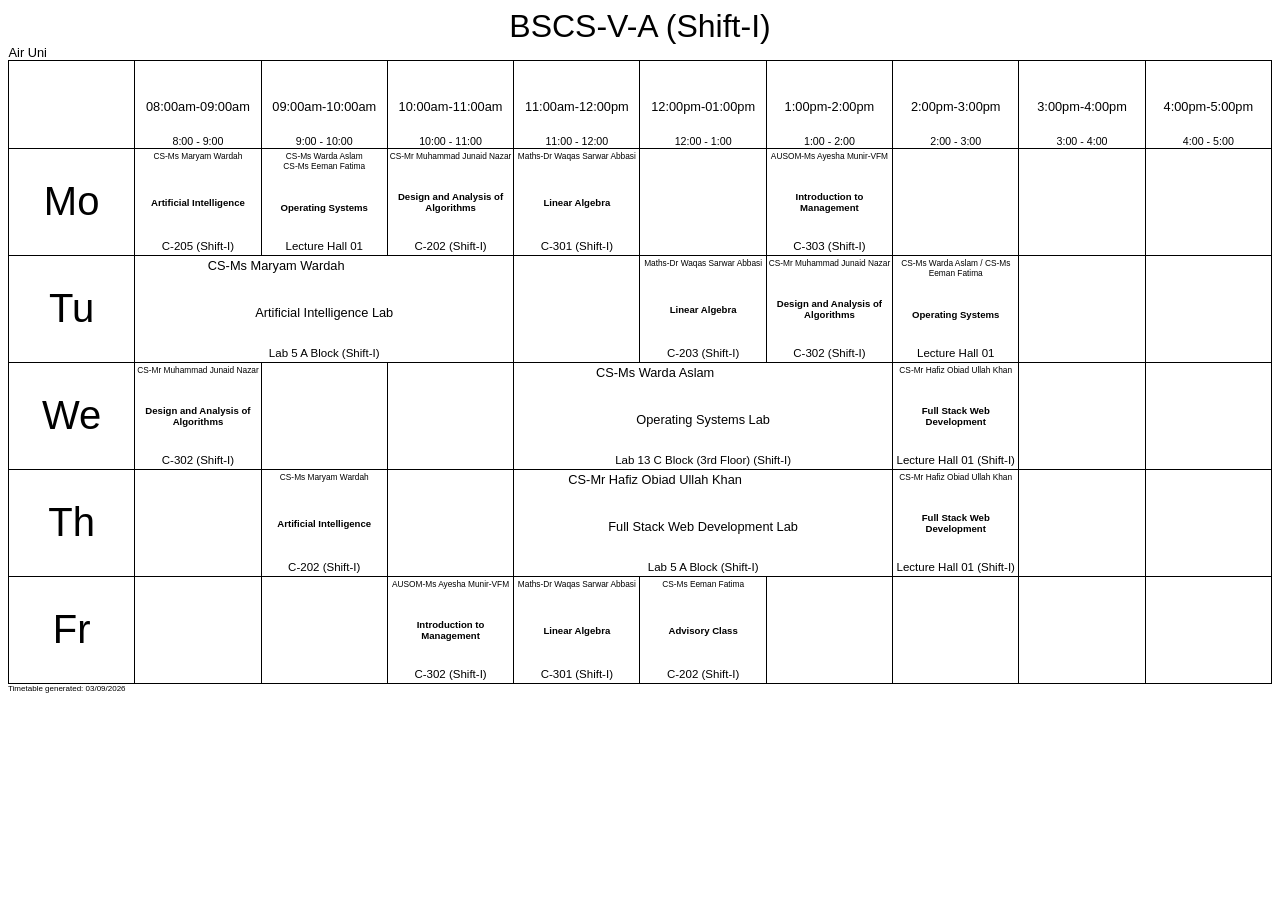
<file: Lab-2/Class-Timetable/Index.html>
<!DOCTYPE html>
<html lang="en">
<head>
    <meta charset="UTF-8">
    <meta name="viewport" content="width=device-width, initial-scale=1.0">
    <link rel="stylesheet" href="style.css">
    <title>Class Timetable</title>
</head>
<body>
    <table>
        <caption>BSCS-V-A (Shift-I)</caption>
        <tr>
            <th id="air">Air Uni</th>
        </tr>
        <tr>
            <th></th>
            <th>
                08:00am-09:00am
                <small>8:00 - 9:00</small>
            </th>
            <th>
                09:00am-10:00am
                <small>9:00 - 10:00</small>
            </th>
            <th>
                10:00am-11:00am
                <small>10:00 - 11:00</small>
            </th>
            <th>
                11:00am-12:00pm
                <small>11:00 - 12:00</small>
            </th>
            <th>
                12:00pm-01:00pm
                <small>12:00 - 1:00</small>
            </th>
            <th>
                1:00pm-2:00pm
                <small>1:00 - 2:00</small>
            </th>
            <th>
                2:00pm-3:00pm
                <small>2:00 - 3:00</small>
            </th>
            <th>
                3:00pm-4:00pm
                <small>3:00 - 4:00</small>
            </th>
            <th>
                4:00pm-5:00pm
                <small>4:00 - 5:00</small>
            </th>
        </tr>
        <tr>
            <td class="day">Mo</td>
            <td>
                <div class="cell-content">
                    <div class="teacher">CS-Ms Maryam Wardah</div>
                    <div class="subject">Artificial Intelligence</div>
                    <div class="room">C-205 (Shift-I)</div>
                </div>
            </td>
            <td>
                <div class="cell-content">
                    <div class="teacher">CS-Ms Warda Aslam<br>CS-Ms Eeman Fatima</div>
                    <div class="subject">Operating Systems</div>
                    <div class="room">Lecture Hall 01</div>
                </div>
            </td>
            <td>
                <div class="cell-content">
                    <div class="teacher">CS-Mr Muhammad Junaid Nazar</div>
                    <div class="subject">Design and Analysis of Algorithms</div>
                    <div class="room">C-202 (Shift-I)</div>
                </div>
            </td>
            <td>
                <div class="cell-content">
                    <div class="teacher">Maths-Dr Waqas Sarwar Abbasi</div>
                    <div class="subject">Linear Algebra</div>
                    <div class="room">C-301 (Shift-I)</div>
                </div>
            </td>
            <td></td>
            <td>
                <div class="cell-content">
                    <div class="teacher">AUSOM-Ms Ayesha Munir-VFM</div>
                    <div class="subject">Introduction to Management</div>
                    <div class="room">C-303 (Shift-I)</div>
                </div>
            </td>
            <td></td>
            <td></td>
            <td></td>

        </tr>
        <tr>
            <td class="day">Tu</td>
            <td colspan=3>
                <div class="cell-content lab-content">
                    <div class="teacher">CS-Ms Maryam Wardah</div>
                    <div class="subject">Artificial Intelligence Lab</div>
                    <div class="room">Lab 5 A Block (Shift-I)</div>
                </div>
            </td>
            <td></td>
            <td>
                <div class="cell-content">
                    <div class="teacher">Maths-Dr Waqas Sarwar Abbasi</div>
                    <div class="subject">Linear Algebra</div>
                    <div class="room">C-203 (Shift-I)</div>
                </div>
            </td>
            <td>
                <div class="cell-content">
                    <div class="teacher">CS-Mr Muhammad Junaid Nazar</div>
                    <div class="subject">Design and Analysis of Algorithms</div>
                    <div class="room">C-302 (Shift-I)</div>
                </div>
            </td>
            <td>
                <div class="cell-content">
                    <div class="teacher">CS-Ms Warda Aslam / CS-Ms Eeman Fatima</div>
                    <div class="subject">Operating Systems</div>
                    <div class="room">Lecture Hall 01</div>
                </div>
            </td>
            <td></td>
            <td></td>
        </tr>
        <tr>
            <td class="day">We</td>
            <td>
                <div class="cell-content">
                    <div class="teacher">CS-Mr Muhammad Junaid Nazar</div>
                    <div class="subject">Design and Analysis of Algorithms</div>
                    <div class="room">C-302 (Shift-I)</div>
                </div>
            </td>
            <td></td>
            <td></td>
            <td colspan="3">
                <div class="cell-content lab-content">
                    <div class="teacher">CS-Ms Warda Aslam</div>
                    <div class="subject">Operating Systems Lab</div>
                    <div class="room">Lab 13 C Block (3rd Floor) (Shift-I)</div>
                </div>
            </td>
            <td>
                <div class="cell-content">
                    <div class="teacher">CS-Mr Hafiz Obiad Ullah Khan</div>
                    <div class="subject">Full Stack Web Development</div>
                    <div class="room">Lecture Hall 01 (Shift-I)</div>
                </div>
            </td>
            <td></td>
            <td></td>
        </tr>
        <tr>
            <td class="day">Th</td>
            <td></td>
            <td>
                <div class="cell-content">
                    <div class="teacher">CS-Ms Maryam Wardah</div>
                    <div class="subject">Artificial Intelligence</div>
                    <div class="room">C-202 (Shift-I)</div>
                </div>
            </td>
            <td></td>
            <td colspan="3">
                <div class="cell-content lab-content">
                    <div class="teacher">CS-Mr Hafiz Obiad Ullah Khan</div>
                    <div class="subject">Full Stack Web Development Lab</div>
                    <div class="room">Lab 5 A Block (Shift-I)</div>
                </div>
            </td>
            <td>
                <div class="cell-content">
                    <div class="teacher">CS-Mr Hafiz Obiad Ullah Khan</div>
                    <div class="subject">Full Stack Web Development</div>
                    <div class="room">Lecture Hall 01 (Shift-I)</div>
                </div>
            </td>
            <td></td>
            <td></td>

        </tr>
        <tr>
            <td class="day">Fr</td>
            <td></td>
            <td></td>
            <td>
                <div class="cell-content">
                    <div class="teacher">AUSOM-Ms Ayesha Munir-VFM</div>
                    <div class="subject">Introduction to Management</div>
                    <div class="room">C-302 (Shift-I)</div>
                </div>
            </td>
            <td>
                <div class="cell-content">
                    <div class="teacher">Maths-Dr Waqas Sarwar Abbasi</div>
                    <div class="subject">Linear Algebra</div>
                    <div class="room">C-301 (Shift-I)</div>
                </div>
            </td>
            <td>
                <div class="cell-content">
                    <div class="teacher">CS-Ms Eeman Fatima</div>
                    <div class="subject">Advisory Class</div>
                    <div class="room">C-202 (Shift-I)</div>
                </div>
            </td>
            <td></td>
            <td></td>
            <td></td>
            <td></td>
        </tr>
    </table>
    <p>Timetable generated: 03/09/2026</p>
    
</body>
</html>
</file>
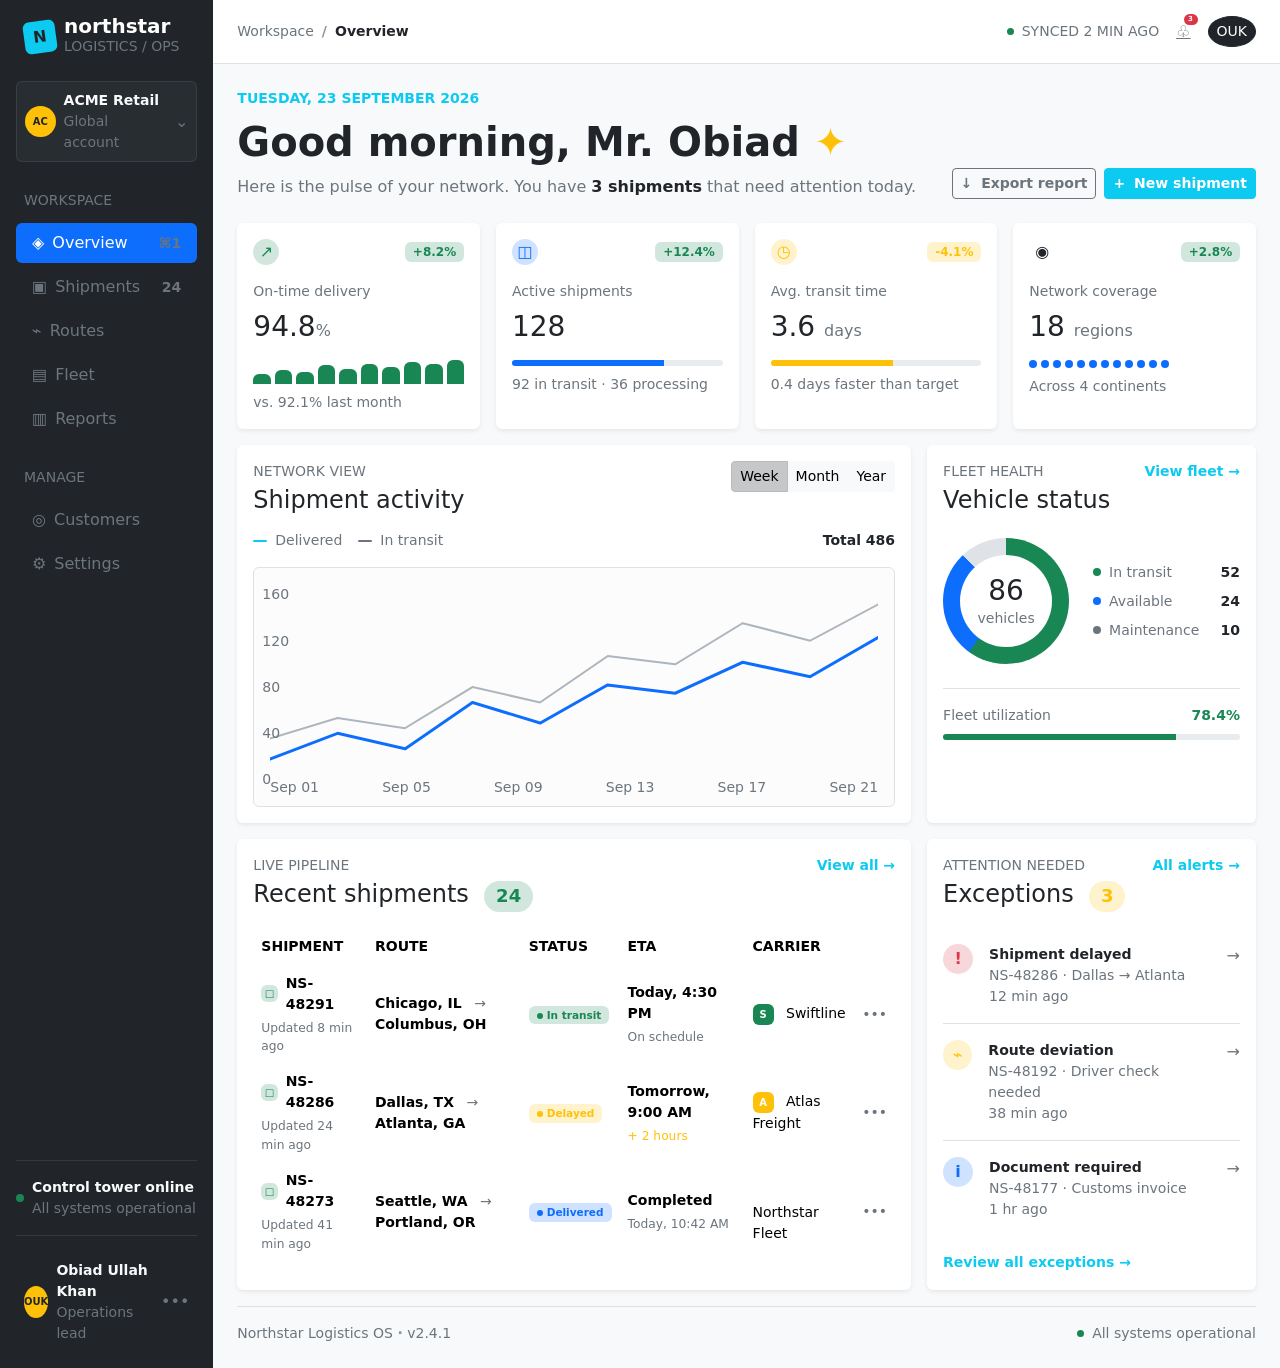
<file: Lab-2/Custom-UI/index.html>
<!DOCTYPE html>
<html lang="en">
<head>
  <meta charset="UTF-8">
  <meta name="viewport" content="width=device-width, initial-scale=1.0">
  <meta name="description" content="Northstar Logistics operations dashboard.">
  <title>Northstar Logistics | Operations</title>
  <link href="https://cdn.jsdelivr.net/npm/bootstrap@5.3.3/dist/css/bootstrap.min.css" rel="stylesheet">
</head>
<body class="bg-body-tertiary text-dark">
  <div class="container-fluid p-0">
    <div class="row g-0 min-vh-100">
      <aside class="col-lg-3 col-xl-2 bg-dark text-light p-3 d-flex flex-column">
        <a class="d-flex align-items-center gap-2 text-decoration-none text-white mb-4 px-2" href="#overview" aria-label="Northstar Logistics home">
          <span class="d-inline-flex align-items-center justify-content-center rounded-2 bg-info text-dark fw-bold" style="width: 32px; height: 32px; transform: rotate(-8deg);">N</span>
          <span>
            <strong class="d-block fs-5 fw-bold lh-1">northstar</strong>
            <small class="d-block text-secondary text-uppercase">logistics / ops</small>
          </span>
        </a>

        <div class="d-flex align-items-center gap-2 bg-secondary bg-opacity-10 border border-secondary border-opacity-25 rounded p-2 mb-4">
          <span class="d-inline-flex align-items-center justify-content-center bg-warning text-dark rounded-circle fw-bold" style="width: 31px; height: 31px; font-size: 10px;">AC</span>
          <span class="flex-grow-1">
            <strong class="d-block small">ACME Retail</strong>
            <small class="d-block text-secondary">Global account</small>
          </span>
          <span class="text-secondary">⌄</span>
        </div>

        <nav class="nav nav-pills flex-column gap-1" aria-label="Main navigation">
          <p class="text-uppercase small text-secondary px-2 mb-2 mt-1">Workspace</p>
          <a class="nav-link active rounded-2 text-white d-flex align-items-center justify-content-between" href="#overview"><span class="d-inline-flex align-items-center gap-2"><span>◈</span> Overview</span><b class="text-secondary small">⌘1</b></a>
          <a class="nav-link text-secondary rounded-2 d-flex align-items-center justify-content-between" href="#shipments"><span class="d-inline-flex align-items-center gap-2"><span>▣</span> Shipments</span><b class="text-secondary small">24</b></a>
          <a class="nav-link text-secondary rounded-2 d-flex align-items-center justify-content-between" href="#routes"><span class="d-inline-flex align-items-center gap-2"><span>⌁</span> Routes</span></a>
          <a class="nav-link text-secondary rounded-2 d-flex align-items-center justify-content-between" href="#fleet"><span class="d-inline-flex align-items-center gap-2"><span>▤</span> Fleet</span></a>
          <a class="nav-link text-secondary rounded-2 d-flex align-items-center justify-content-between" href="#reports"><span class="d-inline-flex align-items-center gap-2"><span>▥</span> Reports</span></a>
          <p class="text-uppercase small text-secondary px-2 mb-2 mt-4">Manage</p>
          <a class="nav-link text-secondary rounded-2 d-flex align-items-center justify-content-between" href="#customers"><span class="d-inline-flex align-items-center gap-2"><span>◎</span> Customers</span></a>
          <a class="nav-link text-secondary rounded-2 d-flex align-items-center justify-content-between" href="#settings"><span class="d-inline-flex align-items-center gap-2"><span>⚙</span> Settings</span></a>
        </nav>

        <div class="mt-auto pt-4">
          <div class="d-flex align-items-center gap-2 border-top border-bottom border-secondary border-opacity-25 py-3 mb-3 text-light">
            <span class="d-inline-block rounded-circle bg-success" style="width: 8px; height: 8px;"></span>
            <div>
              <strong class="d-block small">Control tower online</strong>
              <small class="d-block text-secondary">All systems operational</small>
            </div>
          </div>

          <a class="d-flex align-items-center gap-2 text-decoration-none text-light rounded-2 p-2" href="#profile">
            <span class="d-inline-flex align-items-center justify-content-center bg-warning text-dark rounded-circle fw-bold" style="width: 32px; height: 32px; font-size: 10px;">OUK</span>
            <span class="flex-grow-1">
              <strong class="d-block small">Obiad Ullah Khan</strong>
              <small class="d-block text-secondary">Operations lead</small>
            </span>
            <span class="text-secondary">•••</span>
          </a>
        </div>
      </aside>

      <main class="col-lg-9 col-xl-10 bg-body-tertiary" id="overview">
        <header class="d-flex align-items-center justify-content-between bg-white border-bottom px-4 py-3">
          <div class="d-flex align-items-center gap-2 small text-secondary">
            <span>Workspace</span>
            <b class="text-body-tertiary">/</b>
            <strong class="text-dark">Overview</strong>
          </div>
          <div class="d-flex align-items-center gap-3">
            <span class="d-inline-flex align-items-center gap-2 small text-secondary text-uppercase">
              <span class="d-inline-block rounded-circle bg-success" style="width: 7px; height: 7px;"></span>
              Synced 2 min ago
            </span>
            <button class="btn btn-link text-secondary p-0 position-relative" aria-label="Notifications">♧<span class="position-absolute top-0 start-100 translate-middle badge rounded-pill bg-danger" style="font-size: 7px;">3</span></button>
            <button class="btn btn-dark btn-sm rounded-circle px-2 py-1" aria-label="Open profile">OUK</button>
          </div>
        </header>

        <div class="px-3 px-lg-4 py-4">
          <section class="d-flex flex-column flex-lg-row justify-content-between align-items-lg-end gap-3 mb-4">
            <div>
              <p class="text-uppercase small fw-semibold text-info mb-2">Tuesday, 23 September 2026</p>
              <h1 class="display-6 fw-semibold lh-sm mb-2">Good morning, Mr. Obiad <span class="text-warning">✦</span></h1>
              <p class="text-secondary mb-0">Here is the pulse of your network. You have <strong class="text-dark">3 shipments</strong> that need attention today.</p>
            </div>
            <div class="d-flex flex-wrap gap-2">
              <a class="btn btn-outline-secondary btn-sm fw-semibold" href="#reports"><span class="me-1">↓</span> Export report</a>
              <a class="btn btn-info text-white btn-sm fw-semibold" href="#new-shipment"><span class="me-1">+</span> New shipment</a>
            </div>
          </section>

          <section class="row g-3 mb-3" aria-label="Network summary">
            <article class="col-xl-3 col-md-6">
              <div class="card h-100 border-0 shadow-sm">
                <div class="card-body">
                  <div class="d-flex justify-content-between align-items-center mb-3">
                    <span class="d-inline-flex align-items-center justify-content-center bg-success-subtle text-success rounded-circle" style="width: 26px; height: 26px;">↗</span>
                    <span class="badge bg-success-subtle text-success">+8.2%</span>
                  </div>
                  <p class="text-secondary small mb-2">On-time delivery</p>
                  <h2 class="h3 mb-2">94.8<span class="fs-6 text-secondary">%</span></h2>
                  <div class="d-flex align-items-end gap-1 mt-3" style="height: 24px;">
                    <span class="flex-fill bg-success rounded-top" style="height: 42%;"></span>
                    <span class="flex-fill bg-success rounded-top" style="height: 58%;"></span>
                    <span class="flex-fill bg-success rounded-top" style="height: 48%;"></span>
                    <span class="flex-fill bg-success rounded-top" style="height: 76%;"></span>
                    <span class="flex-fill bg-success rounded-top" style="height: 62%;"></span>
                    <span class="flex-fill bg-success rounded-top" style="height: 82%;"></span>
                    <span class="flex-fill bg-success rounded-top" style="height: 70%;"></span>
                    <span class="flex-fill bg-success rounded-top" style="height: 92%;"></span>
                    <span class="flex-fill bg-success rounded-top" style="height: 82%;"></span>
                    <span class="flex-fill bg-success rounded-top" style="height: 100%;"></span>
                  </div>
                  <small class="text-secondary d-block mt-2">vs. 92.1% last month</small>
                </div>
              </div>
            </article>

            <article class="col-xl-3 col-md-6">
              <div class="card h-100 border-0 shadow-sm">
                <div class="card-body">
                  <div class="d-flex justify-content-between align-items-center mb-3">
                    <span class="d-inline-flex align-items-center justify-content-center bg-primary-subtle text-primary rounded-circle" style="width: 26px; height: 26px;">◫</span>
                    <span class="badge bg-success-subtle text-success">+12.4%</span>
                  </div>
                  <p class="text-secondary small mb-2">Active shipments</p>
                  <h2 class="h3 mb-2">128</h2>
                  <div class="progress mt-3" style="height: 6px;">
                    <div class="progress-bar bg-primary" role="progressbar" style="width: 72%"></div>
                  </div>
                  <small class="text-secondary d-block mt-2">92 in transit · 36 processing</small>
                </div>
              </div>
            </article>

            <article class="col-xl-3 col-md-6">
              <div class="card h-100 border-0 shadow-sm">
                <div class="card-body">
                  <div class="d-flex justify-content-between align-items-center mb-3">
                    <span class="d-inline-flex align-items-center justify-content-center bg-warning-subtle text-warning rounded-circle" style="width: 26px; height: 26px;">◷</span>
                    <span class="badge bg-warning-subtle text-warning">-4.1%</span>
                  </div>
                  <p class="text-secondary small mb-2">Avg. transit time</p>
                  <h2 class="h3 mb-2">3.6 <span class="fs-6 text-secondary">days</span></h2>
                  <div class="progress mt-3" style="height: 6px;">
                    <div class="progress-bar bg-warning" role="progressbar" style="width: 58%"></div>
                  </div>
                  <small class="text-secondary d-block mt-2">0.4 days faster than target</small>
                </div>
              </div>
            </article>

            <article class="col-xl-3 col-md-6">
              <div class="card h-100 border-0 shadow-sm">
                <div class="card-body">
                  <div class="d-flex justify-content-between align-items-center mb-3">
                    <span class="d-inline-flex align-items-center justify-content-center bg-purple-subtle text-purple rounded-circle" style="width: 26px; height: 26px;">◉</span>
                    <span class="badge bg-success-subtle text-success">+2.8%</span>
                  </div>
                  <p class="text-secondary small mb-2">Network coverage</p>
                  <h2 class="h3 mb-2">18 <span class="fs-6 text-secondary">regions</span></h2>
                  <div class="d-flex gap-1 mt-3">
                    <span class="d-inline-block bg-primary rounded-circle" style="width: 8px; height: 8px;"></span>
                    <span class="d-inline-block bg-primary rounded-circle" style="width: 8px; height: 8px;"></span>
                    <span class="d-inline-block bg-primary rounded-circle" style="width: 8px; height: 8px;"></span>
                    <span class="d-inline-block bg-primary rounded-circle" style="width: 8px; height: 8px;"></span>
                    <span class="d-inline-block bg-primary rounded-circle" style="width: 8px; height: 8px;"></span>
                    <span class="d-inline-block bg-primary rounded-circle" style="width: 8px; height: 8px;"></span>
                    <span class="d-inline-block bg-primary rounded-circle" style="width: 8px; height: 8px;"></span>
                    <span class="d-inline-block bg-primary rounded-circle" style="width: 8px; height: 8px;"></span>
                    <span class="d-inline-block bg-primary rounded-circle" style="width: 8px; height: 8px;"></span>
                    <span class="d-inline-block bg-primary rounded-circle" style="width: 8px; height: 8px;"></span>
                    <span class="d-inline-block bg-primary rounded-circle" style="width: 8px; height: 8px;"></span>
                    <span class="d-inline-block bg-primary rounded-circle" style="width: 8px; height: 8px;"></span>
                  </div>
                  <small class="text-secondary d-block mt-2">Across 4 continents</small>
                </div>
              </div>
            </article>
          </section>

          <section class="row g-3 mb-3">
            <article class="col-xl-8" id="routes">
              <div class="card border-0 shadow-sm h-100">
                <div class="card-body">
                  <div class="d-flex justify-content-between align-items-start mb-3">
                    <div>
                      <p class="text-uppercase small text-secondary mb-1">Network view</p>
                      <h2 class="h4 mb-0">Shipment activity</h2>
                    </div>
                    <div class="btn-group btn-group-sm" role="group">
                      <button type="button" class="btn btn-light active">Week</button>
                      <button type="button" class="btn btn-light">Month</button>
                      <button type="button" class="btn btn-light">Year</button>
                    </div>
                  </div>
                  <div class="d-flex align-items-center gap-3 small text-secondary mb-3">
                    <span class="d-inline-flex align-items-center gap-2"><span class="d-inline-block bg-info rounded-pill" style="width: 14px; height: 2px;"></span>Delivered</span>
                    <span class="d-inline-flex align-items-center gap-2"><span class="d-inline-block bg-secondary rounded-pill" style="width: 14px; height: 2px;"></span>In transit</span>
                    <span class="ms-auto fw-semibold text-dark">Total <strong>486</strong></span>
                  </div>
                  <div class="position-relative border rounded p-3 bg-light-subtle" style="height: 240px;">
                    <div class="position-absolute top-0 bottom-0 start-0 d-flex flex-column justify-content-between px-2 py-3 text-secondary small">
                      <span>160</span><span>120</span><span>80</span><span>40</span><span>0</span>
                    </div>
                    <svg viewBox="0 0 720 200" class="w-100 h-100" preserveAspectRatio="none" aria-label="Shipment activity trend">
                      <polyline points="0,150 80,130 160,140 240,100 320,115 400,70 480,78 560,38 640,55 720,20" fill="none" stroke="#adb5bd" stroke-width="2" stroke-linecap="round" stroke-linejoin="round"></polyline>
                      <polyline points="0,170 80,145 160,160 240,115 320,135 400,98 480,106 560,76 640,90 720,52" fill="none" stroke="#0d6efd" stroke-width="3" stroke-linecap="round" stroke-linejoin="round"></polyline>
                    </svg>
                    <div class="position-absolute bottom-0 start-0 end-0 d-flex justify-content-between px-3 pb-2 small text-secondary">
                      <span>Sep 01</span><span>Sep 05</span><span>Sep 09</span><span>Sep 13</span><span>Sep 17</span><span>Sep 21</span>
                    </div>
                  </div>
                </div>
              </div>
            </article>

            <article class="col-xl-4" id="fleet">
              <div class="card border-0 shadow-sm h-100">
                <div class="card-body">
                  <div class="d-flex justify-content-between align-items-start mb-3">
                    <div>
                      <p class="text-uppercase small text-secondary mb-1">Fleet health</p>
                      <h2 class="h4 mb-0">Vehicle status</h2>
                    </div>
                    <a class="small text-decoration-none text-info fw-semibold" href="#fleet">View fleet <span>→</span></a>
                  </div>
                  <div class="d-flex align-items-center gap-4 my-4">
                    <div class="position-relative d-flex align-items-center justify-content-center bg-light rounded-circle" style="width: 126px; height: 126px; background: conic-gradient(#198754 0 60%, #0d6efd 60% 88%, #dfe3e8 88% 100%);">
                      <div class="position-relative d-flex flex-column align-items-center justify-content-center bg-white rounded-circle" style="width: 92px; height: 92px;">
                        <strong class="h3 mb-0">86</strong>
                        <span class="small text-secondary">vehicles</span>
                      </div>
                    </div>
                    <div class="flex-grow-1">
                      <div class="d-flex align-items-center gap-2 mb-2 small text-secondary"><span class="d-inline-block rounded-circle bg-success" style="width: 8px; height: 8px;"></span> In transit <strong class="ms-auto text-dark">52</strong></div>
                      <div class="d-flex align-items-center gap-2 mb-2 small text-secondary"><span class="d-inline-block rounded-circle bg-primary" style="width: 8px; height: 8px;"></span> Available <strong class="ms-auto text-dark">24</strong></div>
                      <div class="d-flex align-items-center gap-2 small text-secondary"><span class="d-inline-block rounded-circle bg-secondary" style="width: 8px; height: 8px;"></span> Maintenance <strong class="ms-auto text-dark">10</strong></div>
                    </div>
                  </div>
                  <div class="border-top pt-3">
                    <div class="d-flex justify-content-between align-items-center small text-secondary mb-2"><span>Fleet utilization</span><strong class="text-success">78.4%</strong></div>
                    <div class="progress" style="height: 6px;">
                      <div class="progress-bar bg-success" role="progressbar" style="width: 78.4%"></div>
                    </div>
                  </div>
                </div>
              </div>
            </article>
          </section>

          <section class="row g-3 mb-3">
            <article class="col-xl-8" id="shipments">
              <div class="card border-0 shadow-sm h-100">
                <div class="card-body">
                  <div class="d-flex justify-content-between align-items-start mb-3">
                    <div>
                      <p class="text-uppercase small text-secondary mb-1">Live pipeline</p>
                      <h2 class="h4 mb-0">Recent shipments <span class="badge rounded-pill bg-success-subtle text-success ms-2">24</span></h2>
                    </div>
                    <a class="small text-decoration-none text-info fw-semibold" href="#shipments">View all <span>→</span></a>
                  </div>
                  <div class="table-responsive">
                    <table class="table table-borderless align-middle small mb-0">
                      <thead class="text-uppercase text-secondary">
                        <tr>
                          <th>Shipment</th>
                          <th>Route</th>
                          <th>Status</th>
                          <th>ETA</th>
                          <th>Carrier</th>
                          <th></th>
                        </tr>
                      </thead>
                      <tbody>
                        <tr>
                          <td><span class="d-flex align-items-center gap-2"><span class="d-inline-flex align-items-center justify-content-center bg-success-subtle text-success rounded" style="width: 17px; height: 17px; font-size: 10px;">□</span><strong>NS-48291</strong></span><small class="text-secondary d-block mt-1">Updated 8 min ago</small></td>
                          <td><strong>Chicago, IL</strong> <span class="text-secondary mx-2">→</span> <strong>Columbus, OH</strong></td>
                          <td><span class="badge bg-success-subtle text-success px-2 py-1"><span class="rounded-circle bg-success d-inline-block me-1" style="width: 6px; height: 6px;"></span>In transit</span></td>
                          <td><strong>Today, 4:30 PM</strong><small class="text-secondary d-block mt-1">On schedule</small></td>
                          <td><span class="d-inline-flex align-items-center justify-content-center bg-success rounded text-white me-2" style="width: 21px; height: 21px; font-size: 10px; font-weight: 700;">S</span> Swiftline</td>
                          <td><a class="text-secondary text-decoration-none" href="#shipment-menu">•••</a></td>
                        </tr>
                        <tr>
                          <td><span class="d-flex align-items-center gap-2"><span class="d-inline-flex align-items-center justify-content-center bg-success-subtle text-success rounded" style="width: 17px; height: 17px; font-size: 10px;">□</span><strong>NS-48286</strong></span><small class="text-secondary d-block mt-1">Updated 24 min ago</small></td>
                          <td><strong>Dallas, TX</strong> <span class="text-secondary mx-2">→</span> <strong>Atlanta, GA</strong></td>
                          <td><span class="badge bg-warning-subtle text-warning px-2 py-1"><span class="rounded-circle bg-warning d-inline-block me-1" style="width: 6px; height: 6px;"></span>Delayed</span></td>
                          <td><strong>Tomorrow, 9:00 AM</strong><small class="text-warning d-block mt-1">+ 2 hours</small></td>
                          <td><span class="d-inline-flex align-items-center justify-content-center bg-warning rounded text-white me-2" style="width: 21px; height: 21px; font-size: 10px; font-weight: 700;">A</span> Atlas Freight</td>
                          <td><a class="text-secondary text-decoration-none" href="#shipment-menu">•••</a></td>
                        </tr>
                        <tr>
                          <td><span class="d-flex align-items-center gap-2"><span class="d-inline-flex align-items-center justify-content-center bg-success-subtle text-success rounded" style="width: 17px; height: 17px; font-size: 10px;">□</span><strong>NS-48273</strong></span><small class="text-secondary d-block mt-1">Updated 41 min ago</small></td>
                          <td><strong>Seattle, WA</strong> <span class="text-secondary mx-2">→</span> <strong>Portland, OR</strong></td>
                          <td><span class="badge bg-primary-subtle text-primary px-2 py-1"><span class="rounded-circle bg-primary d-inline-block me-1" style="width: 6px; height: 6px;"></span>Delivered</span></td>
                          <td><strong>Completed</strong><small class="text-secondary d-block mt-1">Today, 10:42 AM</small></td>
                          <td><span class="d-inline-flex align-items-center justify-content-center bg-purple rounded text-white me-2" style="width: 21px; height: 21px; font-size: 10px; font-weight: 700;">N</span> Northstar Fleet</td>
                          <td><a class="text-secondary text-decoration-none" href="#shipment-menu">•••</a></td>
                        </tr>
                      </tbody>
                    </table>
                  </div>
                </div>
              </div>
            </article>

            <aside class="col-xl-4" aria-label="Alerts">
              <div class="card border-0 shadow-sm h-100">
                <div class="card-body">
                  <div class="d-flex justify-content-between align-items-start mb-3">
                    <div>
                      <p class="text-uppercase small text-secondary mb-1">Attention needed</p>
                      <h2 class="h4 mb-0">Exceptions <span class="badge rounded-pill bg-warning-subtle text-warning ms-2">3</span></h2>
                    </div>
                    <a class="small text-decoration-none text-info fw-semibold" href="#alerts">All alerts <span>→</span></a>
                  </div>
                  <div class="list-group list-group-flush">
                    <a class="list-group-item list-group-item-action d-flex align-items-start gap-3 px-0 py-3" href="#alert-1">
                      <span class="d-inline-flex align-items-center justify-content-center bg-danger-subtle text-danger rounded-circle" style="width: 30px; height: 30px; font-weight: 700;">!</span>
                      <span class="flex-grow-1">
                        <strong class="d-block small text-dark">Shipment delayed</strong>
                        <small class="d-block text-secondary">NS-48286 · Dallas → Atlanta</small>
                        <time class="d-block text-secondary small">12 min ago</time>
                      </span>
                      <span class="text-secondary">→</span>
                    </a>
                    <a class="list-group-item list-group-item-action d-flex align-items-start gap-3 px-0 py-3" href="#alert-2">
                      <span class="d-inline-flex align-items-center justify-content-center bg-warning-subtle text-warning rounded-circle" style="width: 30px; height: 30px; font-weight: 700;">⌁</span>
                      <span class="flex-grow-1">
                        <strong class="d-block small text-dark">Route deviation</strong>
                        <small class="d-block text-secondary">NS-48192 · Driver check needed</small>
                        <time class="d-block text-secondary small">38 min ago</time>
                      </span>
                      <span class="text-secondary">→</span>
                    </a>
                    <a class="list-group-item list-group-item-action d-flex align-items-start gap-3 px-0 py-3" href="#alert-3">
                      <span class="d-inline-flex align-items-center justify-content-center bg-primary-subtle text-primary rounded-circle" style="width: 30px; height: 30px; font-weight: 700;">i</span>
                      <span class="flex-grow-1">
                        <strong class="d-block small text-dark">Document required</strong>
                        <small class="d-block text-secondary">NS-48177 · Customs invoice</small>
                        <time class="d-block text-secondary small">1 hr ago</time>
                      </span>
                      <span class="text-secondary">→</span>
                    </a>
                  </div>
                  <a class="d-inline-block mt-3 text-decoration-none small fw-semibold text-info" href="#alerts">Review all exceptions <span>→</span></a>
                </div>
              </div>
            </aside>
          </section>

          <footer class="d-flex flex-column flex-sm-row justify-content-between text-secondary small border-top pt-3 mt-3">
            <span>Northstar Logistics OS <b class="text-body-tertiary">·</b> v2.4.1</span>
            <span class="d-inline-flex align-items-center gap-2"><span class="d-inline-block rounded-circle bg-success" style="width: 7px; height: 7px;"></span> All systems operational</span>
          </footer>
        </div>
      </main>
    </div>
  </div>
</body>
</html>
</file>
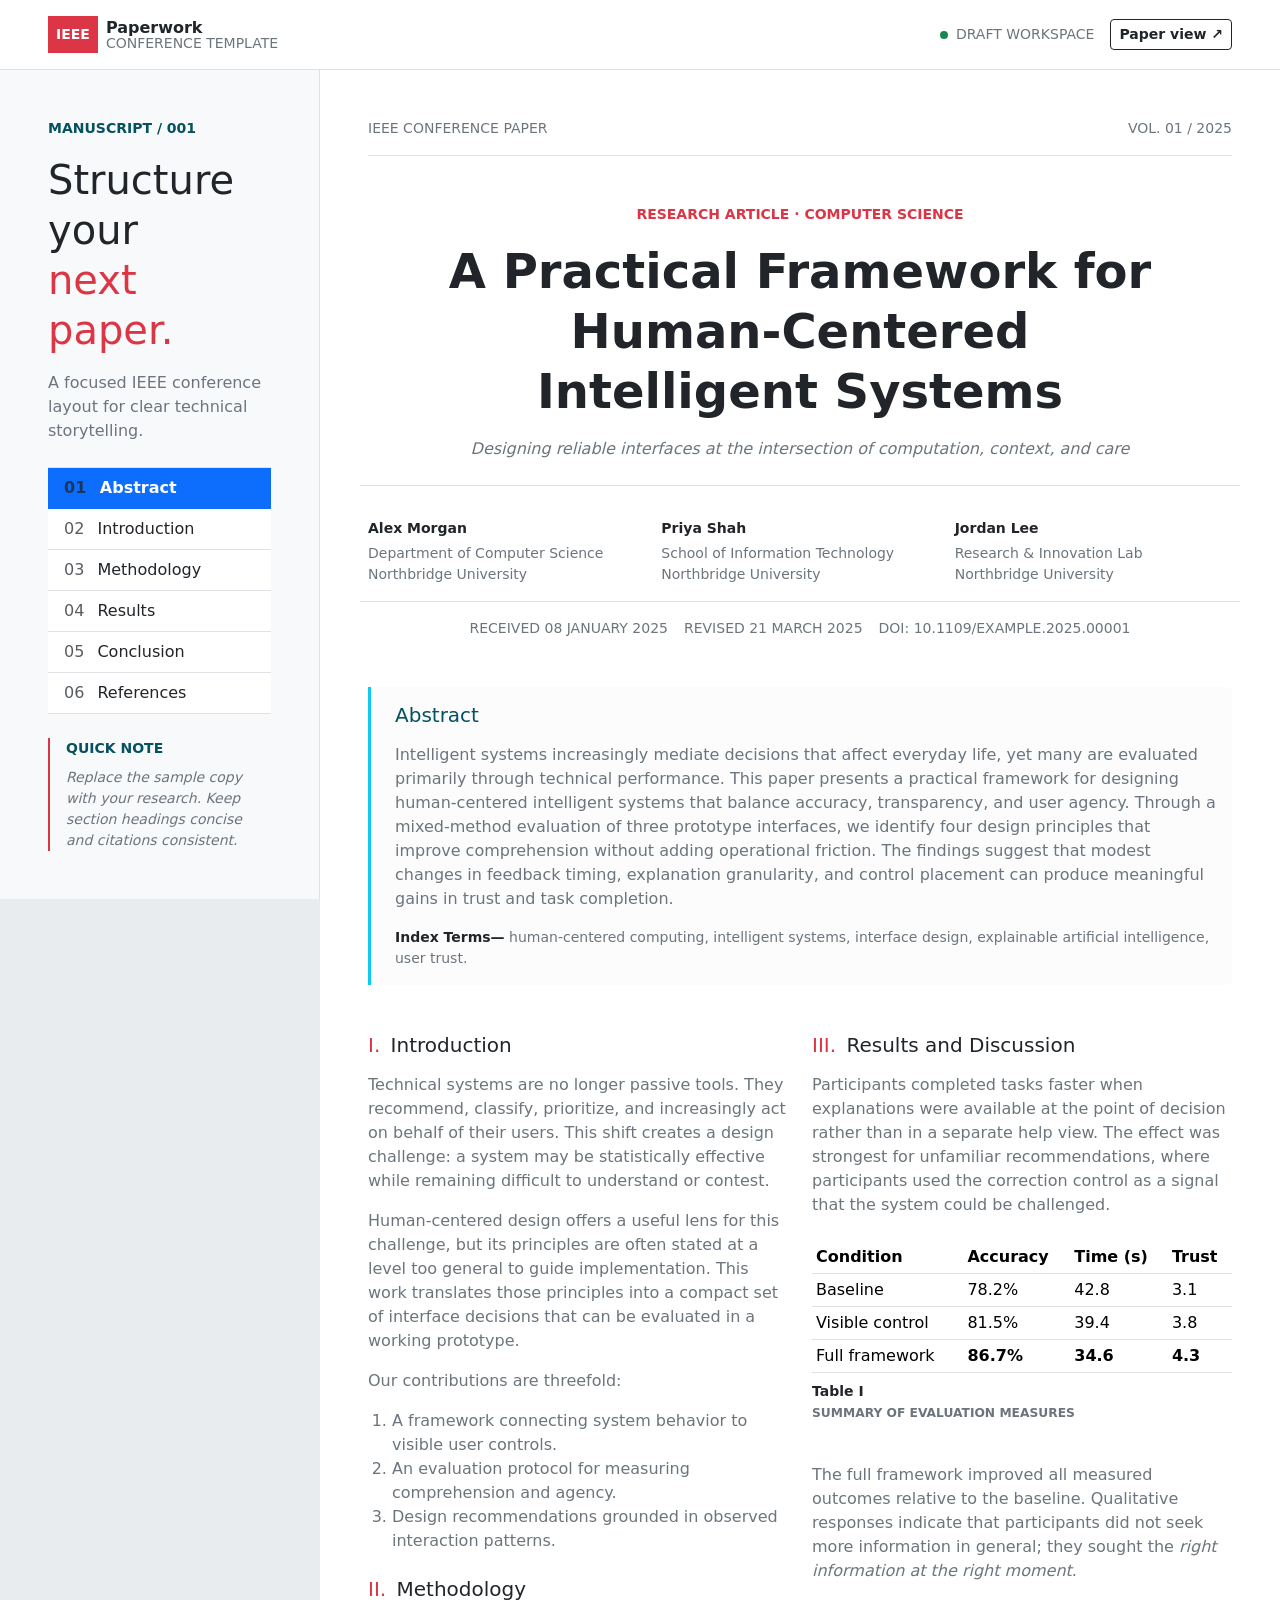
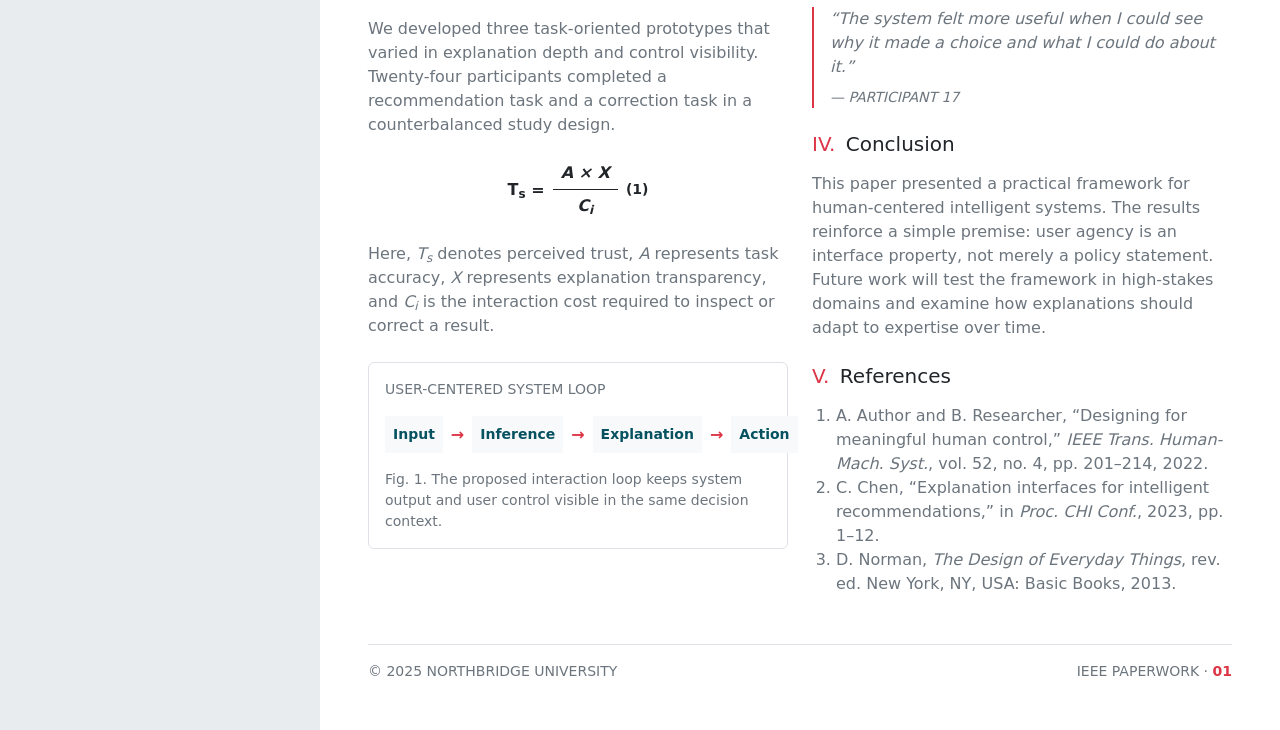
<file: Lab-2/IEEE-Template/index.html>
<!DOCTYPE html>
<html lang="en">
<head>
	<meta charset="UTF-8">
	<meta name="viewport" content="width=device-width, initial-scale=1.0">
	<meta name="description" content="A clean IEEE conference paper template built with Bootstrap.">
	<title>IEEE Paper Template</title>
	<link href="https://cdn.jsdelivr.net/npm/bootstrap@5.3.3/dist/css/bootstrap.min.css" rel="stylesheet">
</head>
<body class="bg-body-secondary text-dark">
	<header class="border-bottom bg-white sticky-top">
		<div class="container-fluid px-4 px-lg-5 py-3">
			<div class="d-flex align-items-center justify-content-between gap-3">
				<a class="d-flex align-items-center text-decoration-none text-dark" href="#top" aria-label="IEEE paper template home">
					<span class="bg-danger text-white fw-bold px-2 py-2 me-2 small">IEEE</span>
					<span class="d-flex flex-column lh-1">
						<strong class="fs-6">Paperwork</strong>
						<small class="text-secondary text-uppercase">conference template</small>
					</span>
				</a>
				<div class="d-flex align-items-center gap-3">
					<span class="d-inline-flex align-items-center gap-2 text-secondary small text-uppercase">
						<span class="bg-success rounded-circle d-inline-block" style="width: 8px; height: 8px;"></span>
						Draft workspace
					</span>
					<a class="btn btn-outline-dark btn-sm fw-semibold" href="#top">Paper view <span aria-hidden="true">↗</span></a>
				</div>
			</div>
		</div>
	</header>

	<main id="top" class="container-fluid px-0 py-0">
		<div class="row g-0 min-vh-100 align-items-start">
			<aside class="col-lg-4 col-xl-3 bg-light border-end p-4 p-lg-5" aria-label="Paper navigation">
				<div class="text-uppercase small fw-semibold text-info-emphasis">Manuscript / 001</div>
				<h1 class="mt-3 mb-3 display-6 fw-normal lh-sm">Structure your<br><span class="text-danger">next paper.</span></h1>
				<p class="text-secondary mb-4">A focused IEEE conference layout for clear technical storytelling.</p>
				<nav class="list-group list-group-flush border-top border-bottom rounded-0">
					<a class="list-group-item list-group-item-action active fw-semibold" href="#abstract"><span class="text-muted me-2">01</span> Abstract</a>
					<a class="list-group-item list-group-item-action" href="#introduction"><span class="text-muted me-2">02</span> Introduction</a>
					<a class="list-group-item list-group-item-action" href="#methodology"><span class="text-muted me-2">03</span> Methodology</a>
					<a class="list-group-item list-group-item-action" href="#results"><span class="text-muted me-2">04</span> Results</a>
					<a class="list-group-item list-group-item-action" href="#conclusion"><span class="text-muted me-2">05</span> Conclusion</a>
					<a class="list-group-item list-group-item-action" href="#references"><span class="text-muted me-2">06</span> References</a>
				</nav>
				<div class="border-start border-2 border-danger mt-4 ps-3">
					<div class="text-uppercase small fw-semibold text-info-emphasis">Quick note</div>
					<p class="text-secondary mt-2 mb-0 small fst-italic">Replace the sample copy with your research. Keep section headings concise and citations consistent.</p>
				</div>
			</aside>

			<article class="col-lg-8 col-xl-9 bg-white p-4 p-lg-5" aria-label="IEEE conference paper">
				<div class="d-flex justify-content-between align-items-center border-bottom pb-3 text-uppercase small text-secondary">
					<span>IEEE Conference Paper</span>
					<span>Vol. 01 / 2025</span>
				</div>
				<header class="text-center py-5">
					<div class="text-danger fw-semibold text-uppercase small">Research article · Computer science</div>
					<h2 class="mt-3 mb-3 display-5 fw-bold lh-sm">A Practical Framework for Human-Centered<br class="d-none d-lg-block"> Intelligent Systems</h2>
					<p class="text-secondary fs-6 fst-italic mx-auto mb-0" style="max-width: 42rem;">Designing reliable interfaces at the intersection of computation, context, and care</p>
					<div class="row border-top border-bottom mt-4 py-3 g-3 text-start">
						<div class="col-md-4 border-end-md">
							<strong class="d-block small">Alex Morgan</strong>
							<span class="d-block text-secondary small mt-1">Department of Computer Science<br>Northbridge University</span>
						</div>
						<div class="col-md-4 border-end-md">
							<strong class="d-block small">Priya Shah</strong>
							<span class="d-block text-secondary small mt-1">School of Information Technology<br>Northbridge University</span>
						</div>
						<div class="col-md-4">
							<strong class="d-block small">Jordan Lee</strong>
							<span class="d-block text-secondary small mt-1">Research &amp; Innovation Lab<br>Northbridge University</span>
						</div>
					</div>
					<div class="d-flex flex-wrap justify-content-center gap-3 mt-3 text-secondary small text-uppercase">
						<span>Received 08 January 2025</span>
						<span>Revised 21 March 2025</span>
						<span>DOI: 10.1109/EXAMPLE.2025.00001</span>
					</div>
				</header>

				<section id="abstract" class="card border-0 bg-light-subtle mb-4">
					<div class="card-body border-start border-3 border-info ps-4">
						<h3 class="h5 text-info-emphasis mb-3">Abstract</h3>
						<p class="text-secondary">Intelligent systems increasingly mediate decisions that affect everyday life, yet many are evaluated primarily through technical performance. This paper presents a practical framework for designing human-centered intelligent systems that balance accuracy, transparency, and user agency. Through a mixed-method evaluation of three prototype interfaces, we identify four design principles that improve comprehension without adding operational friction. The findings suggest that modest changes in feedback timing, explanation granularity, and control placement can produce meaningful gains in trust and task completion.</p>
						<p class="small text-secondary mb-0"><strong class="text-dark">Index Terms—</strong> human-centered computing, intelligent systems, interface design, explainable artificial intelligence, user trust.</p>
					</div>
				</section>

				<div class="row g-4 mt-1">
					<div class="col-lg-6">
						<section id="introduction" class="mb-4">
							<h3 class="h5 mb-3"><span class="text-danger me-1">I.</span> Introduction</h3>
							<p class="text-secondary">Technical systems are no longer passive tools. They recommend, classify, prioritize, and increasingly act on behalf of their users. This shift creates a design challenge: a system may be statistically effective while remaining difficult to understand or contest.</p>
							<p class="text-secondary">Human-centered design offers a useful lens for this challenge, but its principles are often stated at a level too general to guide implementation. This work translates those principles into a compact set of interface decisions that can be evaluated in a working prototype.</p>
							<p class="text-secondary">Our contributions are threefold:</p>
							<ol class="text-secondary ps-4">
								<li>A framework connecting system behavior to visible user controls.</li>
								<li>An evaluation protocol for measuring comprehension and agency.</li>
								<li>Design recommendations grounded in observed interaction patterns.</li>
							</ol>
						</section>

						<section id="methodology" class="mb-4">
							<h3 class="h5 mb-3"><span class="text-danger me-1">II.</span> Methodology</h3>
							<p class="text-secondary">We developed three task-oriented prototypes that varied in explanation depth and control visibility. Twenty-four participants completed a recommendation task and a correction task in a counterbalanced study design.</p>
							<div class="d-flex align-items-center justify-content-center my-4 text-dark fw-semibold" role="img" aria-label="Trust score equals accuracy times transparency divided by interaction cost">
								<span>T<sub>s</sub> =</span>
								<span class="d-inline-flex flex-column align-items-center mx-2">
									<i class="border-bottom border-dark px-2 pb-1">A × X</i>
									<i class="pt-1">C<sub>i</sub></i>
								</span>
								<span class="small text-uppercase">(1)</span>
							</div>
							<p class="text-secondary">Here, <i>T<sub>s</sub></i> denotes perceived trust, <i>A</i> represents task accuracy, <i>X</i> represents explanation transparency, and <i>C<sub>i</sub></i> is the interaction cost required to inspect or correct a result.</p>
							<figure class="border rounded p-3 mt-4">
								<div class="text-uppercase small text-secondary">User-centered system loop</div>
								<div class="d-flex align-items-center justify-content-between mt-3 gap-2 text-center">
									<span class="bg-body-tertiary px-2 py-2 small fw-semibold text-info-emphasis">Input</span>
									<span class="text-danger fw-bold">→</span>
									<span class="bg-body-tertiary px-2 py-2 small fw-semibold text-info-emphasis">Inference</span>
									<span class="text-danger fw-bold">→</span>
									<span class="bg-body-tertiary px-2 py-2 small fw-semibold text-info-emphasis">Explanation</span>
									<span class="text-danger fw-bold">→</span>
									<span class="bg-body-tertiary px-2 py-2 small fw-semibold text-info-emphasis">Action</span>
								</div>
								<figcaption class="text-secondary small mt-3">Fig. 1. The proposed interaction loop keeps system output and user control visible in the same decision context.</figcaption>
							</figure>
						</section>
					</div>
					<div class="col-lg-6">
						<section id="results" class="mb-4">
							<h3 class="h5 mb-3"><span class="text-danger me-1">III.</span> Results and Discussion</h3>
							<p class="text-secondary">Participants completed tasks faster when explanations were available at the point of decision rather than in a separate help view. The effect was strongest for unfamiliar recommendations, where participants used the correction control as a signal that the system could be challenged.</p>
							<div class="table-responsive my-4">
								<table class="table table-sm align-middle mb-0">
									<caption class="small text-dark fw-semibold text-start mb-2">Table I<br><span class="text-secondary text-uppercase small">Summary of evaluation measures</span></caption>
									<thead>
										<tr>
											<th>Condition</th>
											<th>Accuracy</th>
											<th>Time (s)</th>
											<th>Trust</th>
										</tr>
									</thead>
									<tbody>
										<tr>
											<td>Baseline</td>
											<td>78.2%</td>
											<td>42.8</td>
											<td>3.1</td>
										</tr>
										<tr>
											<td>Visible control</td>
											<td>81.5%</td>
											<td>39.4</td>
											<td>3.8</td>
										</tr>
										<tr>
											<td>Full framework</td>
											<td><strong>86.7%</strong></td>
											<td><strong>34.6</strong></td>
											<td><strong>4.3</strong></td>
										</tr>
									</tbody>
								</table>
							</div>
							<p class="text-secondary">The full framework improved all measured outcomes relative to the baseline. Qualitative responses indicate that participants did not seek more information in general; they sought the <em>right information at the right moment</em>.</p>
							<blockquote class="border-start border-2 border-danger ps-3 text-secondary fst-italic my-4">“The system felt more useful when I could see why it made a choice and what I could do about it.”<cite class="d-block mt-2 small text-uppercase text-secondary">— Participant 17</cite></blockquote>
						</section>

						<section id="conclusion" class="mb-4">
							<h3 class="h5 mb-3"><span class="text-danger me-1">IV.</span> Conclusion</h3>
							<p class="text-secondary">This paper presented a practical framework for human-centered intelligent systems. The results reinforce a simple premise: user agency is an interface property, not merely a policy statement. Future work will test the framework in high-stakes domains and examine how explanations should adapt to expertise over time.</p>
						</section>

						<section id="references" class="mb-4">
							<h3 class="h5 mb-3"><span class="text-danger me-1">V.</span> References</h3>
							<ol class="text-secondary ps-4 mb-0">
								<li>A. Author and B. Researcher, “Designing for meaningful human control,” <em>IEEE Trans. Human-Mach. Syst.</em>, vol. 52, no. 4, pp. 201–214, 2022.</li>
								<li>C. Chen, “Explanation interfaces for intelligent recommendations,” in <em>Proc. CHI Conf.</em>, 2023, pp. 1–12.</li>
								<li>D. Norman, <em>The Design of Everyday Things</em>, rev. ed. New York, NY, USA: Basic Books, 2013.</li>
							</ol>
						</section>
					</div>
				</div>

				<footer class="d-flex justify-content-between align-items-center border-top pt-3 mt-4 small text-secondary text-uppercase">
					<span>© 2025 Northbridge University</span>
					<span>IEEE Paperwork · <strong class="text-danger">01</strong></span>
				</footer>
			</article>
		</div>
	</main>
</body>
</html>
</file>
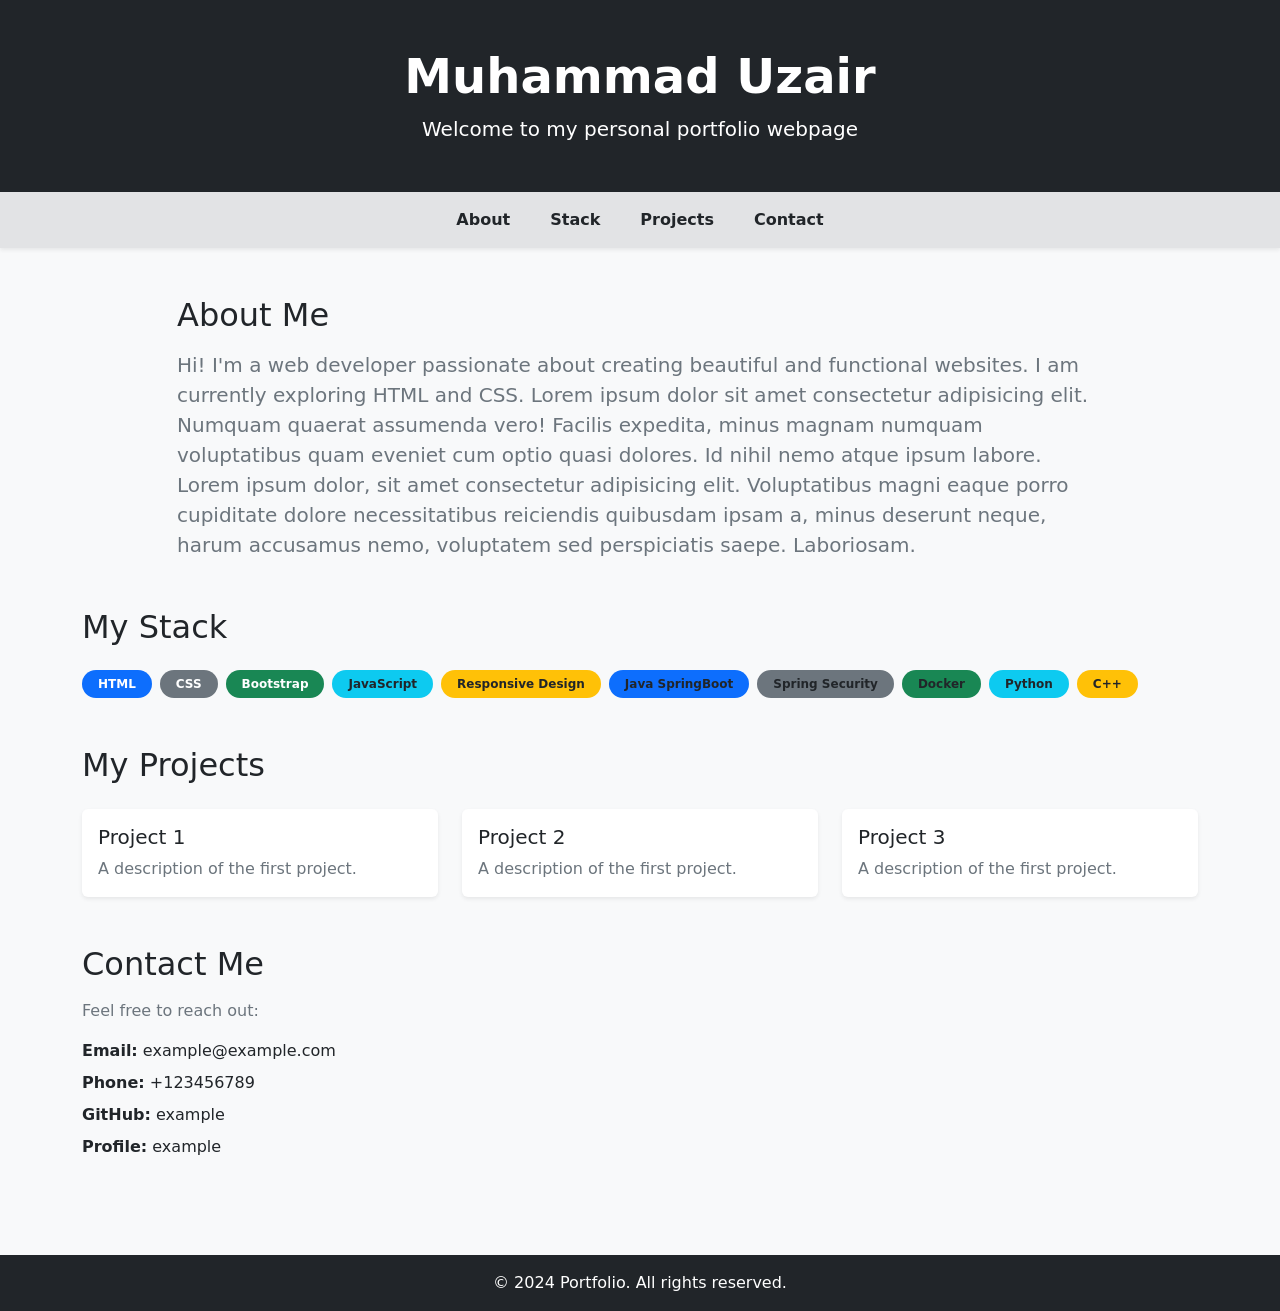
<file: Lab-2/Portfolio/index.html>
<!DOCTYPE html>
<html lang="en">
<head>
  <meta charset="UTF-8">
  <meta name="viewport" content="width=device-width, initial-scale=1.0">
  <title>Portfolio</title>
  <link href="https://cdn.jsdelivr.net/npm/bootstrap@5.3.8/dist/css/bootstrap.min.css" rel="stylesheet">
</head>
<body class="bg-light text-dark">
  <header class="bg-dark text-white py-5 text-center">
    <div class="container">
      <h1 class="display-5 fw-bold mb-2">Muhammad Uzair</h1>
      <p class="lead mb-0">Welcome to my personal portfolio webpage</p>
    </div>
  </header>

  <nav class="navbar navbar-expand-lg navbar-light bg-secondary-subtle sticky-top shadow-sm">
    <div class="container">
      <button class="navbar-toggler" type="button" data-bs-toggle="collapse" data-bs-target="#mainNav" aria-controls="mainNav" aria-expanded="false" aria-label="Toggle navigation">
        <span class="navbar-toggler-icon"></span>
      </button>
      <div class="collapse navbar-collapse" id="mainNav">
        <ul class="navbar-nav mx-auto gap-lg-4">
          <li class="nav-item"><a class="nav-link text-dark fw-semibold" href="#about">About</a></li>
          <li class="nav-item"><a class="nav-link text-dark fw-semibold" href="#stack">Stack</a></li>
          <li class="nav-item"><a class="nav-link text-dark fw-semibold" href="#projects">Projects</a></li>
          <li class="nav-item"><a class="nav-link text-dark fw-semibold" href="#contact">Contact</a></li>
        </ul>
      </div>
    </div>
  </nav>

  <main class="py-5">
    <section id="about" class="container mb-5">
      <div class="row justify-content-center">
        <div class="col-lg-10">
          <h2 class="mb-3">About Me</h2>
          <p class="lead text-secondary mb-0">
            Hi! I'm a web developer passionate about creating beautiful and functional websites. I am currently exploring HTML and CSS.
            Lorem ipsum dolor sit amet consectetur adipisicing elit. Numquam quaerat assumenda vero! Facilis expedita, minus magnam numquam voluptatibus quam eveniet cum optio quasi dolores. Id nihil nemo atque ipsum labore. Lorem ipsum dolor, sit amet consectetur adipisicing elit. Voluptatibus magni eaque porro cupiditate dolore necessitatibus reiciendis quibusdam ipsam a, minus deserunt neque, harum accusamus nemo, voluptatem sed perspiciatis saepe. Laboriosam.
          </p>
        </div>
      </div>
    </section>

    <section id="stack" class="container mb-5">
      <h2 class="mb-4">My Stack</h2>
      <div class="d-flex flex-wrap gap-2">
        <span class="badge bg-primary rounded-pill px-3 py-2">HTML</span>
        <span class="badge bg-secondary rounded-pill px-3 py-2">CSS</span>
        <span class="badge bg-success rounded-pill px-3 py-2">Bootstrap</span>
        <span class="badge bg-info text-dark rounded-pill px-3 py-2">JavaScript</span>
        <span class="badge bg-warning text-dark rounded-pill px-3 py-2">Responsive Design</span>
        <span class="badge bg-primary text-dark rounded-pill px-3 py-2">Java SpringBoot</span>
        <span class="badge bg-secondary text-dark rounded-pill px-3 py-2">Spring Security</span>
        <span class="badge bg-success text-dark rounded-pill px-3 py-2">Docker</span>
        <span class="badge bg-info text-dark rounded-pill px-3 py-2">Python</span>
        <span class="badge bg-warning text-dark rounded-pill px-3 py-2">C++</span>
      </div>
    </section>

    <section id="projects" class="container mb-5">
      <h2 class="mb-4">My Projects</h2>
      <div class="row g-4">
        <div class="col-md-4">
          <div class="card h-100 border-0 shadow-sm">
            <div class="card-body">
              <a href="https://github.com/Uzair-oozy" class="text-decoration-none text-dark">
                <h3 class="h5">Project 1</h3>
                <p class="mb-0 text-secondary">A description of the first project.</p>
              </a>
            </div>
          </div>
        </div>
        <div class="col-md-4">
          <div class="card h-100 border-0 shadow-sm">
            <div class="card-body">
              <a href="https://github.com/Uzair-oozy" class="text-decoration-none text-dark">
                <h3 class="h5">Project 2</h3>
                <p class="mb-0 text-secondary">A description of the first project.</p>
              </a>
            </div>
          </div>
        </div>
        <div class="col-md-4">
          <div class="card h-100 border-0 shadow-sm">
            <div class="card-body">
              <a href="https://github.com/Uzair-oozy" class="text-decoration-none text-dark">
                <h3 class="h5">Project 3</h3>
                <p class="mb-0 text-secondary">A description of the first project.</p>
              </a>
            </div>
          </div>
        </div>
      </div>
    </section>

    <section id="contact" class="container pb-5">
      <h2 class="mb-3">Contact Me</h2>
      <p class="text-secondary mb-3">Feel free to reach out:</p>
      <ul class="list-unstyled d-flex flex-column gap-2 mb-0">
        <li><span class="fw-semibold">Email:</span> example@example.com</li>
        <li><span class="fw-semibold">Phone:</span> +123456789</li>
        <li><span class="fw-semibold">GitHub:</span> example</li>
        <li><span class="fw-semibold">Profile:</span> example</li>
      </ul>
    </section>
  </main>

  <footer class="bg-dark text-white py-3">
    <div class="container text-center">
      <p class="mb-0">&copy; 2024 Portfolio. All rights reserved.</p>
    </div>
  </footer>
</body>
</html>
</file>
<file: Lab-2/Class-Timetable/style.css>
body{
    font-family: Arial, sans-serif;
}

table {
    border-collapse: collapse;
    table-layout: fixed;
    width: 100%;
}

caption {
    font-size: 2em;
}

th {
    font-size: 0.8em;
    border: black 1px solid;
    padding-top: 3em;
    font-weight: 545;
    text-align: center;
    vertical-align: middle;
}

small {
    display: block;
    padding-top: 1.9em;
    font-weight: normal;
}

td {
    border: black 1px solid;
    text-align: center;
    font-size: 0.4em;
    padding: 0;
    height: 90px;
    vertical-align: middle;
}

p {
    font-size: 0.5em;
    padding: 0;
    margin: 0;
}

#air {
    border: 0;
    padding: 0;
    text-align: left;
}

.day {
    font-size: 2.5em;
    padding: 0.2em;
    font-weight: normal;
}

div {
    display: flex;
    flex-direction: column;
    justify-content: center;
    align-items: center;
}

.cell-content {
    display: grid;
    grid-template-rows: auto 1fr auto;
    align-items: center;
    min-height: 100%;
    height: 100%;
    padding: 0.35em 0;
    box-sizing: border-box;
}

.subject {
    margin: 0;
    font-size: 1.5em;
    font-weight: bold;
}

.teacher {
    display: block;
    margin-top: 0;
    margin-bottom: 0.4em;
    font-size: 1.3em;
}

.room {
    margin: 0;
    font-size: 1.8em;
}

 .lab-content .teacher {
    position: relative;
    right: 3rem;
    align-items: left;
    font-size: 0.8rem;
}
.lab-content .subject {
    font-size: 2em;
    font-weight: normal;
}
</file>
